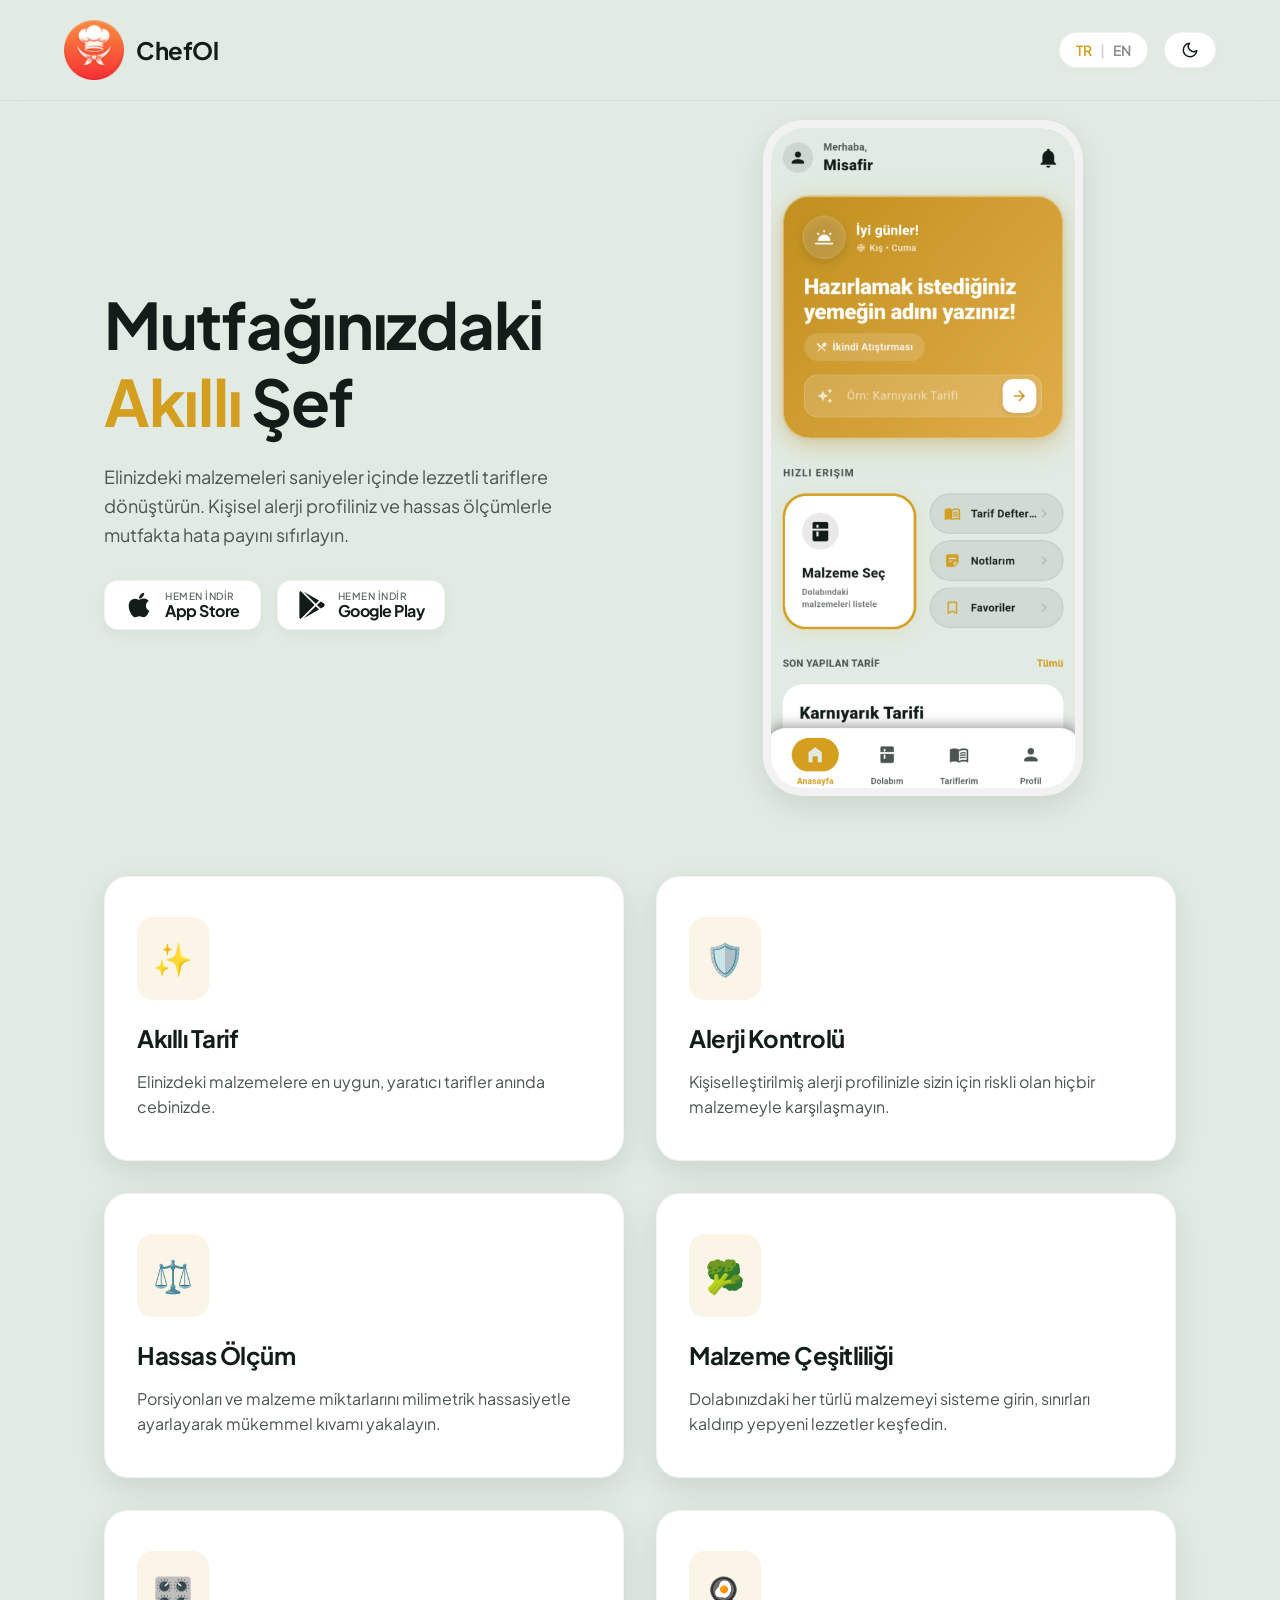
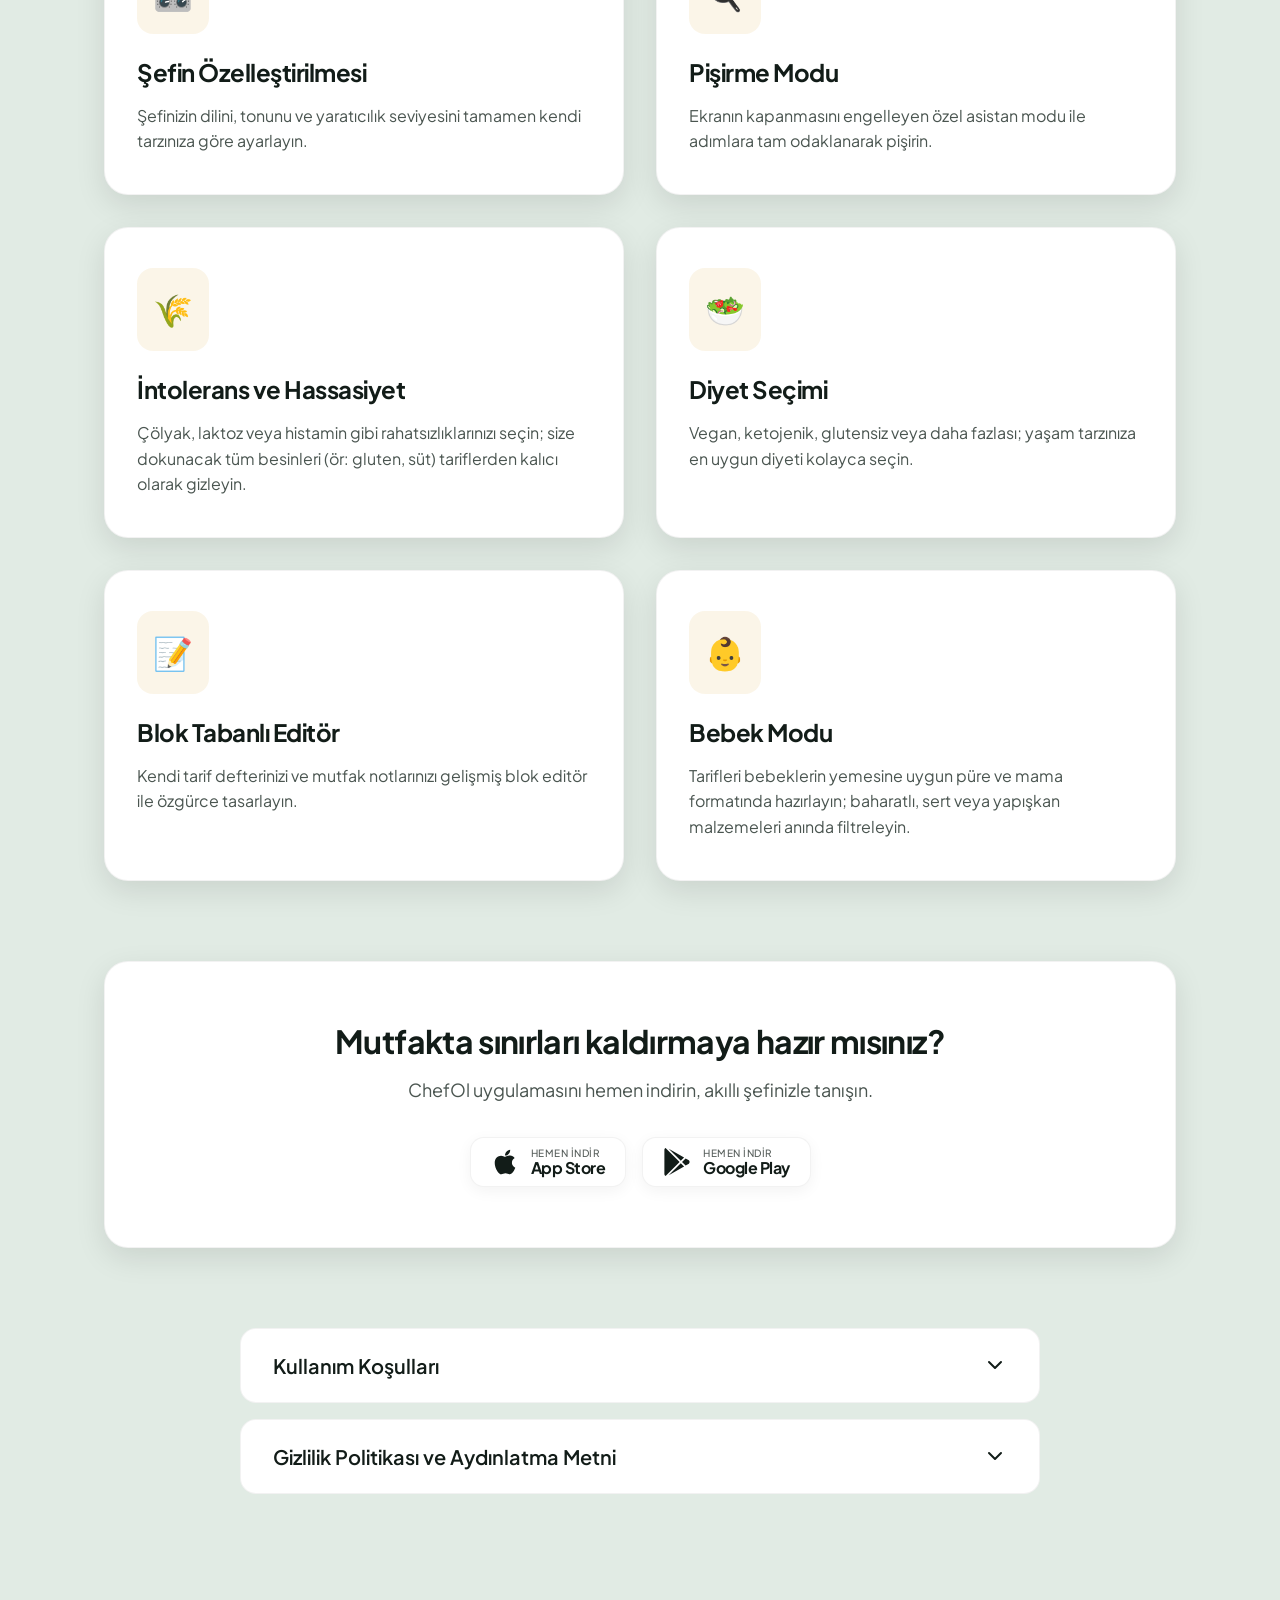
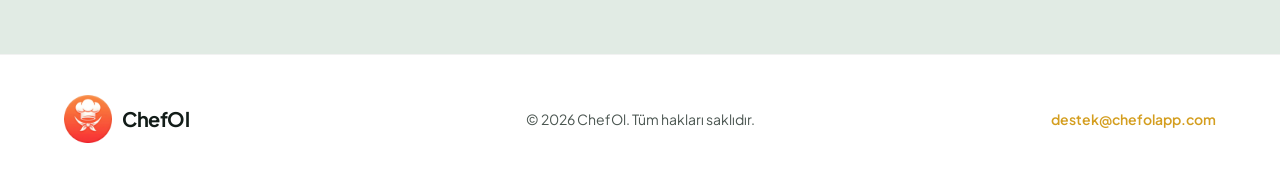
<file: index.html>
﻿<!doctype html>
<html lang="tr" data-theme="dark">
  <head>
    <meta charset="UTF-8" />
    <meta name="viewport" content="width=device-width, initial-scale=1.0" />

    <meta name="google" content="notranslate" />

    <title>ChefOl</title>
    <meta
      name="description"
      content="Elinizdeki malzemeleri saniyeler içinde lezzetli tariflere dönüştürün. Kişisel alerji profiliniz ve hassas ölçümlerle mutfakta hata payını sıfırlayın."
    />
    <meta name="author" content="Özcan Orhan Demirci" />
    <meta
      name="keywords"
      content="yemek tarifi, akıllı mutfak, alerji profili, hassas ölçüm, yemek asistanı, ChefOl"
    />

    <meta property="og:type" content="website" />
    <meta property="og:url" content="https://chefolapp.com/" />
    <meta property="og:title" content="ChefOl" />
    <meta
      property="og:description"
      content="Elinizdeki malzemeleri saniyeler içinde lezzetli tariflere dönüştürün. Mutfakta sınırları kaldırın."
    />
    <meta
      property="og:image"
      content="https://chefolapp.com/assets/og-image.png"
    />

    <meta property="twitter:card" content="summary_large_image" />
    <meta property="twitter:url" content="https://chefolapp.com/" />
    <meta property="twitter:title" content="ChefOl" />
    <meta
      property="twitter:description"
      content="Elinizdeki malzemeleri saniyeler içinde lezzetli tariflere dönüştürün. Mutfakta sınırları kaldırın."
    />
    <meta
      property="twitter:image"
      content="https://chefolapp.com/assets/og-image.png"
    />

    <link rel="canonical" href="https://chefolapp.com/" />

    <link
      rel="icon"
      type="image/x-icon"
      href="assets/favicon/chefol-favicon.ico"
    />
    <link
      rel="icon"
      type="image/png"
      sizes="32x32"
      href="assets/favicon/chefol-favicon-32x32.png"
    />
    <link
      rel="icon"
      type="image/png"
      sizes="16x16"
      href="assets/favicon/chefol-favicon-16x16.png"
    />
    <link
      rel="apple-touch-icon"
      href="assets/favicon/chefol-apple-touch-icon.png"
    />
    <link rel="manifest" href="assets/favicon/site.webmanifest" />

    <link rel="preconnect" href="https://fonts.googleapis.com" />
    <link rel="preconnect" href="https://fonts.gstatic.com" crossorigin />
    <link
      href="https://fonts.googleapis.com/css2?family=Plus+Jakarta+Sans:wght@400;500;600;700&display=swap"
      rel="stylesheet"
    />

    <link rel="stylesheet" href="style.css" />
  </head>

  <body>
    <nav class="navbar">
      <div class="logo">
        <img
          src="assets/logo.png"
          alt="ChefOl Logo"
          class="logo-img logo-dark"
        />
        <img
          src="assets/logo2.png"
          alt="ChefOl Logo"
          class="logo-img logo-light"
        />
        <span class="logo-text">ChefOl</span>
      </div>
      <div class="controls">
        <button
          id="langToggle"
          class="control-btn"
          aria-label="Dil Değiştir / Change Language"
        >
          <span class="lang-text active" id="lang-tr">TR</span>
          <span class="lang-divider">|</span>
          <span class="lang-text" id="lang-en">EN</span>
        </button>
        <button
          id="themeToggle"
          class="control-btn"
          aria-label="Tema Değiştir / Toggle Theme"
        >
          <svg
            class="sun-icon"
            xmlns="http://www.w3.org/2000/svg"
            viewBox="0 0 24 24"
            fill="none"
            stroke="currentColor"
            stroke-width="2"
            stroke-linecap="round"
            stroke-linejoin="round"
          >
            <circle cx="12" cy="12" r="5"></circle>
            <line x1="12" y1="1" x2="12" y2="3"></line>
            <line x1="12" y1="21" x2="12" y2="23"></line>
            <line x1="4.22" y1="4.22" x2="5.64" y2="5.64"></line>
            <line x1="18.36" y1="18.36" x2="19.78" y2="19.78"></line>
            <line x1="1" y1="12" x2="3" y2="12"></line>
            <line x1="21" y1="12" x2="23" y2="12"></line>
            <line x1="4.22" y1="19.78" x2="5.64" y2="18.36"></line>
            <line x1="18.36" y1="4.22" x2="19.78" y2="5.64"></line>
          </svg>
          <svg
            class="moon-icon"
            xmlns="http://www.w3.org/2000/svg"
            viewBox="0 0 24 24"
            fill="none"
            stroke="currentColor"
            stroke-width="2"
            stroke-linecap="round"
            stroke-linejoin="round"
          >
            <path d="M21 12.79A9 9 0 1 1 11.21 3 7 7 0 0 0 21 12.79z"></path>
          </svg>
        </button>
      </div>
    </nav>

    <main class="content-wrapper">
      <section class="hero reveal">
        <div class="hero-text">
          <h1 class="tr-content">
            Mutfağınızdaki<br /><span class="highlight">Akıllı</span> Şef
          </h1>
          <h1 class="en-content">
            The <span class="highlight">Smart Chef</span><br />in Your Kitchen
          </h1>

          <p class="tr-content">
            Elinizdeki malzemeleri saniyeler içinde lezzetli tariflere
            dönüştürün. Kişisel alerji profiliniz ve hassas ölçümlerle mutfakta
            hata payını sıfırlayın.
          </p>
          <p class="en-content">
            Transform your available ingredients into delicious recipes in
            seconds. Eliminate kitchen errors with your personal allergy profile
            and precise measurements.
          </p>

          <div class="store-buttons">
            <a
              href="https://apps.apple.com/app/id6789093361"
              class="store-btn"
              target="_blank"
              rel="noopener"
              aria-label="Download on the App Store"
            >
              <svg class="store-icon" viewBox="0 0 384 512">
                <path
                  d="M318.7 268.7c-.2-36.7 16.4-64.4 50-84.8-18.8-26.9-47.2-41.7-84.7-44.6-35.5-2.8-74.3 20.7-88.5 20.7-15 0-49.4-19.7-76.4-19.7C63.3 141.2 4 184.8 4 273.5q0 39.3 14.4 81.2c12.8 36.7 59 126.7 107.2 125.2 25.2-.6 43-17.9 75.8-17.9 31.8 0 48.3 17.9 76.4 17.9 48.6-.7 90.4-82.5 102.6-119.3-65.2-30.7-61.7-90-61.7-91.9zm-56.6-164.2c27.3-32.4 24.8-61.9 24-72.5-24.1 1.4-52 16.4-67.9 34.9-17.5 19.8-27.8 44.3-25.6 71.9 26.1 2 49.9-11.4 69.5-34.3z"
                />
              </svg>
              <div class="store-text">
                <span class="store-sub en-content">Download on</span>
                <span class="store-sub tr-content">Hemen İndir</span>
                <span class="store-main">App Store</span>
              </div>
            </a>
            <a
              href="https://play.google.com/store/apps/details?id=com.chefol"
              class="store-btn"
              target="_blank"
              rel="noopener"
              aria-label="Download on Google Play"
            >
              <svg class="store-icon" viewBox="0 0 512 512">
                <path
                  d="M325.3 234.3L104.6 13l280.8 161.2-60.1 60.1zM47 0C34 6.8 25.3 19.2 25.3 35.3v441.3c0 16.1 8.7 28.5 21.7 35.3l256.6-256L47 0zm425.2 225.6l-58.9-34.1-65.7 64.5 65.7 64.5 60.1-34.1c18-14.3 18-46.5-1.2-60.8zM104.6 499l280.8-161.2-60.1-60.1L104.6 499z"
                />
              </svg>
              <div class="store-text">
                <span class="store-sub en-content">Download on</span>
                <span class="store-sub tr-content">Hemen İndir</span>
                <span class="store-main">Google Play</span>
              </div>
            </a>
          </div>
        </div>
        <div class="hero-visual">
          <div class="mockup-container">
            <img
              src="assets/mockup.png"
              alt="ChefOl App Mockup"
              class="mockup-img mockup-dark tr-content"
            />
            <img
              src="assets/mockup2.png"
              alt="ChefOl App Mockup"
              class="mockup-img mockup-light tr-content"
            />
            <img
              src="assets/mockup3.png"
              alt="ChefOl App Mockup"
              class="mockup-img mockup-dark en-content"
            />
            <img
              src="assets/mockup4.png"
              alt="ChefOl App Mockup"
              class="mockup-img mockup-light en-content"
            />
          </div>
        </div>
      </section>

      <section class="features reveal delay-1">
        <div class="feature-card">
          <div class="feature-icon">✨</div>
          <h3 class="tr-content">Akıllı Tarif</h3>
          <h3 class="en-content">Smart Recipe</h3>
          <p class="tr-content">
            Elinizdeki malzemelere en uygun, yaratıcı tarifler anında cebinizde.
          </p>
          <p class="en-content">
            Get instant, creative recipes perfectly matched to your ingredients.
          </p>
        </div>
        <div class="feature-card">
          <div class="feature-icon">🛡️</div>
          <h3 class="tr-content">Alerji Kontrolü</h3>
          <h3 class="en-content">Allergy Control</h3>
          <p class="tr-content">
            Kişiselleştirilmiş alerji profilinizle sizin için riskli olan hiçbir
            malzemeyle karşılaşmayın.
          </p>
          <p class="en-content">
            Never encounter risky ingredients with your fully personalized
            allergy profile.
          </p>
        </div>

        <div class="feature-card">
          <div class="feature-icon">⚖️</div>
          <h3 class="tr-content">Hassas Ölçüm</h3>
          <h3 class="en-content">Precise Measurement</h3>
          <p class="tr-content">
            Porsiyonları ve malzeme miktarlarını milimetrik hassasiyetle
            ayarlayarak mükemmel kıvamı yakalayın.
          </p>
          <p class="en-content">
            Achieve the perfect consistency by adjusting portions and ingredient
            amounts with pinpoint accuracy.
          </p>
        </div>
        <div class="feature-card">
          <div class="feature-icon">🥦</div>
          <h3 class="tr-content">Malzeme Çeşitliliği</h3>
          <h3 class="en-content">Ingredient Variety</h3>
          <p class="tr-content">
            Dolabınızdaki her türlü malzemeyi sisteme girin, sınırları kaldırıp
            yepyeni lezzetler keşfedin.
          </p>
          <p class="en-content">
            Enter any ingredient from your fridge, remove boundaries, and
            discover brand new flavors.
          </p>
        </div>

        <div class="feature-card">
          <div class="feature-icon">🎛️</div>
          <h3 class="tr-content">Şefin Özelleştirilmesi</h3>
          <h3 class="en-content">Chef Customization</h3>
          <p class="tr-content">
            Şefinizin dilini, tonunu ve yaratıcılık seviyesini tamamen kendi
            tarzınıza göre ayarlayın.
          </p>
          <p class="en-content">
            Completely customize the language, tone, and creativity level of
            your chef to match your style.
          </p>
        </div>
        <div class="feature-card">
          <div class="feature-icon">🍳</div>
          <h3 class="tr-content">Pişirme Modu</h3>
          <h3 class="en-content">Cooking Mode</h3>
          <p class="tr-content">
            Ekranın kapanmasını engelleyen özel asistan modu ile adımlara tam
            odaklanarak pişirin.
          </p>
          <p class="en-content">
            Cook step-by-step with complete focus using a special assistant mode
            that keeps your screen awake.
          </p>
        </div>

        <div class="feature-card">
          <div class="feature-icon">🌾</div>
          <h3 class="tr-content">İntolerans ve Hassasiyet</h3>
          <h3 class="en-content">Intolerance & Sensitivity</h3>
          <p class="tr-content">
            Çölyak, laktoz veya histamin gibi rahatsızlıklarınızı seçin; size
            dokunacak tüm besinleri (ör: gluten, süt) tariflerden kalıcı olarak
            gizleyin.
          </p>
          <p class="en-content">
            Select conditions like celiac, lactose, or histamine intolerance;
            permanently hide all ingredients (e.g., gluten, dairy) that upset
            your stomach.
          </p>
        </div>
        <div class="feature-card">
          <div class="feature-icon">🥗</div>
          <h3 class="tr-content">Diyet Seçimi</h3>
          <h3 class="en-content">Diet Selection</h3>
          <p class="tr-content">
            Vegan, ketojenik, glutensiz veya daha fazlası; yaşam tarzınıza en
            uygun diyeti kolayca seçin.
          </p>
          <p class="en-content">
            Vegan, keto, gluten-free and more; easily select the diet that best
            fits your lifestyle.
          </p>
        </div>

        <div class="feature-card">
          <div class="feature-icon">📝</div>
          <h3 class="tr-content">Blok Tabanlı Editör</h3>
          <h3 class="en-content">Block-Based Editor</h3>
          <p class="tr-content">
            Kendi tarif defterinizi ve mutfak notlarınızı gelişmiş blok editör
            ile özgürce tasarlayın.
          </p>
          <p class="en-content">
            Freely design your own recipe book and kitchen notes using an
            advanced block-based editor.
          </p>
        </div>
        <div class="feature-card">
          <div class="feature-icon">👶</div>
          <h3 class="tr-content">Bebek Modu</h3>
          <h3 class="en-content">Baby Mode</h3>
          <p class="tr-content">
            Tarifleri bebeklerin yemesine uygun püre ve mama formatında
            hazırlayın; baharatlı, sert veya yapışkan malzemeleri anında
            filtreleyin.
          </p>
          <p class="en-content">
            Prepare recipes in purée and mash formats suitable for babies;
            instantly filter out spicy, hard, or sticky ingredients.
          </p>
        </div>
      </section>

      <section class="reveal delay-2">
        <div class="cta-banner">
          <h2 class="tr-content">
            Mutfakta sınırları kaldırmaya hazır mısınız?
          </h2>
          <h2 class="en-content">Ready to remove boundaries in the kitchen?</h2>
          <p class="tr-content">
            ChefOl uygulamasını hemen indirin, akıllı şefinizle tanışın.
          </p>
          <p class="en-content">
            Download ChefOl now and meet your smart chef.
          </p>

          <div class="store-buttons justify-center">
            <a
              href="https://apps.apple.com/app/id6789093361"
              class="store-btn"
              target="_blank"
              rel="noopener"
              aria-label="Download on the App Store"
            >
              <svg class="store-icon" viewBox="0 0 384 512">
                <path
                  d="M318.7 268.7c-.2-36.7 16.4-64.4 50-84.8-18.8-26.9-47.2-41.7-84.7-44.6-35.5-2.8-74.3 20.7-88.5 20.7-15 0-49.4-19.7-76.4-19.7C63.3 141.2 4 184.8 4 273.5q0 39.3 14.4 81.2c12.8 36.7 59 126.7 107.2 125.2 25.2-.6 43-17.9 75.8-17.9 31.8 0 48.3 17.9 76.4 17.9 48.6-.7 90.4-82.5 102.6-119.3-65.2-30.7-61.7-90-61.7-91.9zm-56.6-164.2c27.3-32.4 24.8-61.9 24-72.5-24.1 1.4-52 16.4-67.9 34.9-17.5 19.8-27.8 44.3-25.6 71.9 26.1 2 49.9-11.4 69.5-34.3z"
                />
              </svg>
              <div class="store-text">
                <span class="store-sub en-content">Download on</span>
                <span class="store-sub tr-content">Hemen İndir</span>
                <span class="store-main">App Store</span>
              </div>
            </a>
            <a
              href="https://play.google.com/store/apps/details?id=com.chefol"
              class="store-btn"
              target="_blank"
              rel="noopener"
              aria-label="Download on Google Play"
            >
              <svg class="store-icon" viewBox="0 0 512 512">
                <path
                  d="M325.3 234.3L104.6 13l280.8 161.2-60.1 60.1zM47 0C34 6.8 25.3 19.2 25.3 35.3v441.3c0 16.1 8.7 28.5 21.7 35.3l256.6-256L47 0zm425.2 225.6l-58.9-34.1-65.7 64.5 65.7 64.5 60.1-34.1c18-14.3 18-46.5-1.2-60.8zM104.6 499l280.8-161.2-60.1-60.1L104.6 499z"
                />
              </svg>
              <div class="store-text">
                <span class="store-sub en-content">Download on</span>
                <span class="store-sub tr-content">Hemen İndir</span>
                <span class="store-main">Google Play</span>
              </div>
            </a>
          </div>
        </div>
      </section>

      <section class="legal reveal delay-3" id="legal-section">
        <div class="accordion-item">
          <button
            class="accordion-header"
            aria-expanded="false"
            aria-controls="terms-content"
          >
            <span class="tr-content">Kullanım Koşulları</span>
            <span class="en-content">Terms of Service</span>
            <svg
              class="chevron"
              xmlns="http://www.w3.org/2000/svg"
              viewBox="0 0 24 24"
              fill="none"
              stroke="currentColor"
              stroke-width="2"
              stroke-linecap="round"
              stroke-linejoin="round"
            >
              <polyline points="6 9 12 15 18 9"></polyline>
            </svg>
          </button>
          <div class="accordion-content" id="terms-content">
            <div class="legal-text-body tr-content">
              <p><strong>Son Güncelleme: 11 Kasım 2026</strong></p>

              <h3>1. TARAFLAR VE KABUL</h3>
              <p>
                Bu Kullanım Koşulları ("Sözleşme"), ChefOl ("Uygulama")
                uygulamasını kullanan tüm misafir ve kayıtlı kullanıcılar
                ("Kullanıcı") ile Uygulama sahibi ve geliştiricisi Özcan Orhan
                Demirci ("Geliştirici") arasındaki hukuki ilişkiyi düzenler.
                Uygulamayı indirerek, erişerek veya kullanarak bu Sözleşme'nin
                tüm şartlarını eksiksiz olarak okuduğunuzu, anladığınızı ve
                hukuken bağlayıcı olarak kabul ettiğinizi beyan edersiniz. Bu
                şartları kabul etmiyorsanız, Uygulamanın kullanımını
                sonlandırmanızı rica ederiz.
              </p>
              <p>
                Uygulamayı kullanmak ve bu şartları kabul etmek için en az 18
                yaşında (veya bulunduğunuz ülkede reşitlik yaşında) olduğunuzu
                beyan edersiniz. 18 yaşın altındaysanız uygulamanın kullanımının
                ebeveyn onayına tabi olduğunu kabul edersiniz.
              </p>

              <h3>2. UYGULAMANIN AMACI VE HUKUKİ SORUMLULUK REDDİ</h3>
              <p>
                <strong>2.1.</strong> Uygulama, Kullanıcı tarafından sağlanan
                malzemeler, diyet tercihleri ve sağlık durumları (alerji,
                intolerans vb.) doğrultusunda yapay zeka (AI) destekli yemek
                tarifleri oluşturmak amacıyla tasarlanmıştır.
              </p>
              <p>
                <strong>2.2. Tıbbi Tavsiye Değildir:</strong> Uygulama
                içerisinde yer alan hiçbir bilgi, tarif, besin değeri, alerjen
                uyarısı veya sağlık tavsiyesi, profesyonel bir tıbbi tavsiye,
                teşhis veya tedavi yerine geçmez.
              </p>
              <p>
                <strong>2.3. Sorumluluk Reddi:</strong> Yapay zeka tarafından
                sağlanan içeriklerin (özellikle Bebek Modu gibi hassas
                profillerde) doğruluğu, güvenilirliği ve insan sağlığına
                uygunluğu garanti edilmez. Tüketilen malzemelere karşı
                gelişebilecek her türlü sağlık sorunu (alerjik reaksiyonlar,
                gıda zehirlenmeleri vb.) Kullanıcı'nın kendi sorumluluğundadır.
                Geliştirici, Uygulama kullanımından doğabilecek hiçbir maddi,
                manevi veya bedensel zarardan sorumlu tutulamaz.
              </p>

              <h3>3. HESAP, GÜVENLİK VE ERİŞİM</h3>
              <p>
                <strong>3.1.</strong> Uygulama, anonim (misafir) kullanımın yanı
                sıra e-posta, Google veya Apple aracılığıyla hesap oluşturma
                seçeneği sunar.
              </p>
              <p>
                <strong>3.2.</strong> Kullanıcı, hesabına ait giriş bilgilerinin
                gizliliğinden ve hesabıyla gerçekleştirilen tüm eylemlerden tek
                başına sorumludur.
              </p>
              <p>
                <strong>3.3.</strong> Geliştirici, Kullanıcı'nın bu Sözleşme'yi
                ihlal ettiğini tespit etmesi durumunda hesapları askıya alma ve
                cihaz tabanlı erişim engeli (ban) uygulama hakkını saklı tutar.
              </p>

              <h3>4. FİKRİ MÜLKİYET HAKLARI</h3>
              <p>
                Uygulamanın tasarımı, yazılım kodları ve tüm içerikleri
                Geliştirici'ye aittir. Kullanıcı, uygulamanın hiçbir bölümünü
                kopyalayamaz, tersine mühendislik yapamaz veya ticari amaçla
                kullanamaz.
              </p>

              <h3>5. UYUŞMAZLIKLARIN ÇÖZÜMÜ</h3>
              <p>
                İşbu sözleşmenin uygulanmasından ve yorumlanmasından doğacak her
                türlü uyuşmazlığın çözümünde Türk Hukuku uygulanacak olup, İzmir
                Mahkemeleri ve İcra Daireleri yetkilidir.
              </p>

              <h3>6. SÖZLEŞME DEĞİŞİKLİKLERİ VE YÜRÜRLÜK</h3>
              <p>
                Geliştirici, yasal mevzuattaki değişiklikler veya uygulama
                güncellemeleri nedeniyle gerekli gördüğü hallerde bu Sözleşme'yi
                tek taraflı olarak güncelleme hakkını saklı tutar. Değişiklikler
                yayınlandığı andan itibaren tüm Kullanıcılar için geçerlidir.
              </p>

              <p><strong>İletişim:</strong> destek@chefolapp.com</p>
            </div>
            <div class="legal-text-body en-content">
              <p><strong>Last Updated: November 11, 2026</strong></p>

              <h3>1. PARTIES AND ACCEPTANCE</h3>
              <p>
                This Terms of Service ("Agreement") establishes the legal
                relationship between the users ("User") of the ChefOl
                application ("App") and the application developer, Özcan Orhan
                Demirci ("Developer"). By downloading, accessing, or using the
                App, you declare that you have fully read, understood, and
                agreed to be legally bound by all terms and conditions of this
                Agreement. If you do not agree to these terms, we kindly ask you
                to discontinue using the App.
              </p>
              <p>
                By using the App and accepting these terms, you declare that you
                are at least 18 years old (or the age of majority in your
                jurisdiction). If you are under 18, you acknowledge that your
                use of the application is subject to parental consent.
              </p>

              <h3>2. PURPOSE OF THE APP AND LEGAL DISCLAIMER</h3>
              <p>
                <strong>2.1.</strong> The App is designed to generate artificial
                intelligence (AI) powered food recipes based on the ingredients,
                dietary preferences, and health conditions (allergies,
                intolerances, etc.) provided by the User.
              </p>
              <p>
                <strong>2.2. Not Medical Advice:</strong> No information,
                recipe, nutritional value, allergen warning, or health
                suggestion contained within the App constitutes professional
                medical advice, diagnosis, or treatment.
              </p>
              <p>
                <strong>2.3. Disclaimer of Liability:</strong> The accuracy,
                reliability, and human health suitability of the AI-generated
                content (especially in sensitive profiles such as Baby Mode) are
                not guaranteed. The User holds sole responsibility for any
                health issues (allergic reactions, food poisoning, etc.) that
                may arise from consuming the ingredients. The Developer cannot
                be held liable for any material, moral, or physical damages
                resulting from the use of the App.
              </p>

              <h3>3. ACCOUNT, SECURITY, AND ACCESS</h3>
              <p>
                <strong>3.1.</strong> The App offers guest usage as well as
                account creation via email, Google, or Apple.
              </p>
              <p>
                <strong>3.2.</strong> The User is solely responsible for
                maintaining the confidentiality of their account login
                information and for all activities performed under their
                account.
              </p>
              <p>
                <strong>3.3.</strong> The Developer reserves the right to
                temporarily or permanently suspend accounts and enforce
                device-based access bans if the User violates this Agreement.
              </p>

              <h3>4. INTELLECTUAL PROPERTY RIGHTS</h3>
              <p>
                The design, software codes, algorithms, logos, and all content
                of the App belong to the Developer. The User may not copy,
                reverse engineer, or use any part of the App for commercial
                purposes.
              </p>

              <h3>5. DISPUTE RESOLUTION</h3>
              <p>
                In the resolution of any disputes arising from the
                implementation and interpretation of this agreement, Turkish Law
                shall apply, and the Courts and Execution Offices of İzmir shall
                have jurisdiction.
              </p>

              <h3>6. MODIFICATIONS AND SEVERABILITY</h3>
              <p>
                The Developer reserves the right to unilaterally modify this
                Agreement without prior notice. Changes become effective and
                binding for all Users the moment they are published.
              </p>

              <p><strong>Contact:</strong> destek@chefolapp.com</p>
            </div>
          </div>
        </div>

        <div class="accordion-item">
          <button
            class="accordion-header"
            aria-expanded="false"
            aria-controls="privacy-content"
          >
            <span class="tr-content"
              >Gizlilik Politikası ve Aydınlatma Metni</span
            >
            <span class="en-content"
              >Privacy Policy and Clarification Text</span
            >
            <svg
              class="chevron"
              xmlns="http://www.w3.org/2000/svg"
              viewBox="0 0 24 24"
              fill="none"
              stroke="currentColor"
              stroke-width="2"
              stroke-linecap="round"
              stroke-linejoin="round"
            >
              <polyline points="6 9 12 15 18 9"></polyline>
            </svg>
          </button>
          <div class="accordion-content" id="privacy-content">
            <div class="legal-text-body tr-content">
              <p><strong>Son Güncelleme: 11 Kasım 2026</strong></p>
              <p>
                İşbu Gizlilik Politikası ve Aydınlatma Metni, 6698 sayılı
                Kişisel Verilerin Korunması Kanunu ("KVKK") uyarınca, ChefOl
                uygulaması ("Uygulama") kullanıcılarının kişisel verilerinin
                işlenmesine ilişkin usul ve esasları belirlemek amacıyla Veri
                Sorumlusu sıfatıyla Özcan Orhan Demirci tarafından
                hazırlanmıştır.
              </p>

              <h3>1. İŞLENEN KİŞİSEL VERİLERİNİZ</h3>
              <p><strong>Kimlik Verileri:</strong> Ad, Soyad.</p>
              <p><strong>İletişim Verileri:</strong> E-posta adresi.</p>
              <p>
                <strong>Özel Nitelikli Kişisel Veriler:</strong> Sağlık
                Verileriniz (Alerjiler, diyet tercihleri, besin hassasiyetleri).
                Sağlık verileriniz "Açık Rıza"nıza dayalı olarak sağlık ve diyet
                hassasiyetlerinize uygun tarif sunabilmek amacıyla
                işlenmektedir.
              </p>
              <p>
                <strong>İşlem Güvenliği ve Analitik Veriler:</strong> Cihaz
                bilgileri, uygulama içi gezinim, oluşturulan tarifler vb.
              </p>

              <h3>2. VERİLERİN İŞLENME AMACI</h3>
              <p>
                Kişisel verileriniz, bulut yedeklemesi sağlanması, uygulamanın
                amacına uygun olarak yapay zeka destekli kişiselleştirilmiş
                hizmet (tarif) sunumu ve uygulama performansının artırılması
                amacıyla işlenmektedir.
              </p>

              <h3>3. KİŞİSEL VERİLERİN AKTARIMI VE YURTDIŞINA AKTARIM</h3>
              <p>
                Uygulamamız tarif önerisi oluştururken Yapay Zeka servislerinden
                destek alır. Seçmiş olduğunuz malzemeler ile alerji, diyet ve
                besin hassasiyetleri tercihlerinizi içeren veriler hizmetin
                sunulabilmesi amacıyla, anonimleştirilerek kullanılsa dahi
                güvenli altyapı hizmetleri (Cloudflare, OpenRouter) aracılığıyla
                yurtdışı merkezli yapay zeka sağlayıcılarına (Google ve
                Anthropic) aktarılabilmektedir.
              </p>
              <p>
                Kişisel verileriniz reklam veya pazarlama amacıyla üçüncü
                şahıslara satılmaz ve paylaşılmaz.
              </p>

              <h3>4. VERİ SAKLAMA SÜRESİ</h3>
              <p>
                Kişisel verileriniz, hesabınız aktif olduğu sürece saklanır.
                Hesabınızın ve kişisel verilerinizin silinmesini talep etmeniz
                halinde, yasal yükümlülüklerimizin gerektirdiği (varsa) süreler
                istisna olmak kaydıyla, kişisel verileriniz 30 gün içerisinde
                kalıcı olarak silinir veya veri sahibiyle ilişkilendirilemeyecek
                şekilde anonimleştirilir.
              </p>

              <h3>5. KVKK MADDE 11 UYARINCA HAKLARINIZ</h3>
              <p>
                KVKK madde 11 uyarınca, dilediğiniz zaman Veri Sorumlusuna
                başvurarak kişisel verilerinizin;
              </p>
              <ul>
                <li>a) İşlenip işlenmediğini öğrenme,</li>
                <li>b) İşlenmişse buna ilişkin bilgi talep etme,</li>
                <li>
                  c) İşlenme amacını ve uygun kullanılıp kullanılmadığını
                  öğrenme,
                </li>
                <li>
                  d) Yurt içinde veya yurt dışında aktarıldığı üçüncü kişileri
                  bilme,
                </li>
                <li>
                  e) Eksik veya yanlış işlenmiş olması hâlinde bunların
                  düzeltilmesini isteme,
                </li>
                <li>
                  f) KVKK şartları çerçevesinde silinmesini veya yok edilmesini
                  isteme,
                </li>
                <li>
                  g) Vermiş olduğunuz açık rızayı dilediğiniz zaman geri çekme
                  haklarına sahipsiniz.
                </li>
              </ul>
              <p>
                Açık rızanızı geri çekmek veya yukarıdaki haklarınızı kullanmak
                için <strong>destek@chefolapp.com</strong> adresine e-posta
                göndermeniz yeterlidir.
              </p>
              <p><strong>İletişim:</strong> destek@chefolapp.com</p>
            </div>
            <div class="legal-text-body en-content">
              <p><strong>Last Updated: November 11, 2026</strong></p>
              <p>
                This Privacy Policy and Clarification Text has been prepared by
                Özcan Orhan Demirci, in the capacity of Data Controller, to
                determine the procedures and principles regarding the processing
                of personal data of the users of the ChefOl application ("App")
                in accordance with the Law on the Protection of Personal Data
                No. 6698 ("KVKK").
              </p>

              <h3>1. YOUR PROCESSED PERSONAL DATA</h3>
              <p><strong>Identity Data:</strong> Name, Surname.</p>
              <p><strong>Contact Data:</strong> Email address.</p>
              <p>
                <strong>Special Category Personal Data:</strong> Your Health
                Data (Allergies, dietary preferences, food sensitivities). Your
                health data is processed based on your "Explicit Consent" in
                order to provide recipes suitable for your health and dietary
                sensitivities.
              </p>
              <p>
                <strong>Transaction Security and Analytical Data:</strong>
                Device information, in-app navigation, generated recipes, etc.
              </p>

              <h3>2. PURPOSE OF DATA PROCESSING</h3>
              <p>
                Your personal data is processed for the purposes of providing
                cloud backup, delivering AI-supported personalized services
                (recipes) in line with the purpose of the application, and
                improving application performance.
              </p>

              <h3>3. TRANSFER OF PERSONAL DATA AND TRANSFER ABROAD</h3>
              <p>
                Our application uses Artificial Intelligence services when
                generating recipe suggestions. The data containing your selected
                ingredients, and preferences regarding allergies, diet, and food
                sensitivities may be transferred to AI providers located abroad
                (Google and Anthropic) through secure infrastructure services
                (Cloudflare, OpenRouter), even if used anonymously, in order to
                provide the service.
              </p>
              <p>
                Your personal data is never shared or sold to third parties for
                advertising or marketing purposes.
              </p>

              <h3>4. DATA RETENTION PERIOD</h3>
              <p>
                Your personal data is stored as long as your account is active.
                In the event you request the deletion of your account and
                personal data, your personal data will be permanently deleted or
                anonymized within 30 days, so as not to be associated with the
                data subject, except for the periods required by our legal
                obligations (if any).
              </p>

              <h3>5. YOUR RIGHTS UNDER ARTICLE 11 OF KVKK</h3>
              <p>
                Pursuant to Article 11 of the KVKK, you have the right to apply
                to the Data Controller at any time and:
              </p>
              <ul>
                <li>a) Learn whether your personal data is processed,</li>
                <li>b) Request information if it has been processed,</li>
                <li>
                  c) Learn the purpose of processing and whether it is used
                  appropriately,
                </li>
                <li>
                  d) Know the third parties to whom it is transferred inland or
                  abroad,
                </li>
                <li>
                  e) Request correction if it is processed incompletely or
                  incorrectly,
                </li>
                <li>
                  f) Request its deletion or destruction within the framework of
                  KVKK conditions,
                </li>
                <li>g) Withdraw your explicit consent at any time.</li>
              </ul>
              <p>
                To withdraw your consent or exercise any of the rights listed
                above, simply send an email to
                <strong>destek@chefolapp.com</strong>.
              </p>
              <p><strong>Contact:</strong> destek@chefolapp.com</p>
            </div>
          </div>
        </div>
      </section>
    </main>

    <footer class="footer reveal delay-3">
      <div class="footer-content">
        <div class="footer-logo">
          <img
            src="assets/logo.png"
            alt="ChefOl Logo"
            class="logo-img logo-dark"
          />
          <img
            src="assets/logo2.png"
            alt="ChefOl Logo"
            class="logo-img logo-light"
          />
          <span class="logo-text">ChefOl</span>
        </div>
        <p class="footer-copyright">
          &copy; 2026 ChefOl.
          <span class="tr-content">Tüm hakları saklıdır.</span
          ><span class="en-content">All rights reserved.</span>
        </p>
        <a href="mailto:destek@chefolapp.com" class="contact-link"
          >destek@chefolapp.com</a
        >
      </div>
    </footer>

    <script src="script.js"></script>
  </body>
</html>
</file>
<file: style.css>
/* ==========================================================================
   CHEFOL - PREMIUM CSS STYLESHEET
   Typography: Plus Jakarta Sans
   Theme: Original (Dark/Light) - 60/30/10 Rule
   ========================================================================== */

:root {
    --bg-color: #23220F;
    --surface-color: #2D2C1B;
    --accent-color: #F9F506;
    --accent-text: #000000;
    --text-primary: #FFFFFF;
    --text-secondary: #9E9E9E;

    --shadow-soft: 0 10px 30px rgba(0, 0, 0, 0.5);
    --shadow-hover: 0 20px 40px rgba(0, 0, 0, 0.7);
    --border-color: rgba(255, 255, 255, 0.05);

    --font-family: 'Plus Jakarta Sans', sans-serif;
    --transition-smooth: 0.3s cubic-bezier(0.4, 0, 0.2, 1);
    --radius-lg: 24px;
    --radius-md: 16px;
    --radius-sm: 8px;
}

[data-theme="light"] {
    --bg-color: #E1EBE4;
    --surface-color: #FFFFFF;
    --accent-color: #D49E1F;
    --accent-text: #FFFFFF;
    --text-primary: #121C18;
    --text-secondary: #4A5550;

    --shadow-soft: 0 10px 30px rgba(0, 0, 0, 0.1);
    --shadow-hover: 0 20px 40px rgba(0, 0, 0, 0.18);
    --border-color: rgba(0, 0, 0, 0.05);
}

*,
*::before,
*::after {
    margin: 0;
    padding: 0;
    box-sizing: border-box;
}

body {
    font-family: var(--font-family);
    background-color: var(--bg-color);
    color: var(--text-primary);
    line-height: 1.6;
    -webkit-font-smoothing: antialiased;
    -moz-osx-font-smoothing: grayscale;
    font-variant-ligatures: none;
    transition: background-color var(--transition-smooth), color var(--transition-smooth);
    overflow-x: hidden;
    display: flex;
    flex-direction: column;
    min-height: 100vh;
}

h1,
h2,
h3,
h4 {
    line-height: 1.2;
    font-weight: 700;
    letter-spacing: -0.02em;
}

a {
    color: var(--accent-color);
    text-decoration: none;
    transition: opacity var(--transition-smooth);
}

a:hover {
    opacity: 0.8;
}

/* ==========================================================================
   DİL (LANGUAGE) VE ANİMASYON SİSTEMİ (KURŞUN GEÇİRMEZ YAPI)
   ========================================================================== */

/* Türkçe mod: (Varsayılan veya lang="tr" ise) İngilizceyi KESİN olarak gizle */
html:not([lang="en"]) .en-content {
    display: none !important;
}

/* İngilizce mod: (lang="en" ise) Türkçeyi KESİN olarak gizle */
html[lang="en"] .tr-content {
    display: none !important;
}

/* JS üzerinden sınıfla kontrol edilen güvenli dil animasyonu */
.tr-content,
.en-content {
    transition: opacity 0.2s ease-in-out;
    opacity: 1;
    /* Normalde daima tam görünür */
}

/* Animasyon geçişi sırasında görünmez yap (opacity takılı kalmasını önler) */
body.lang-animating .tr-content,
body.lang-animating .en-content {
    opacity: 0 !important;
}

/* ========================================================================== */

.navbar {
    position: fixed;
    top: 0;
    left: 0;
    width: 100%;
    padding: 20px 5%;
    display: flex;
    justify-content: space-between;
    align-items: center;
    background-color: rgba(var(--bg-color), 0.8);
    backdrop-filter: blur(12px);
    -webkit-backdrop-filter: blur(12px);
    z-index: 1000;
    border-bottom: 1px solid var(--border-color);
    transition: background-color var(--transition-smooth), border-color var(--transition-smooth);
}

.logo {
    display: flex;
    align-items: center;
    gap: 12px;
}

.logo-img {
    height: 60px;
    width: auto;
    object-fit: contain;
}

[data-theme="dark"] .logo-light {
    display: none !important;
}

[data-theme="light"] .logo-dark {
    display: none !important;
}

.logo-text {
    font-size: 24px;
    font-weight: 700;
    color: var(--text-primary);
    letter-spacing: -0.5px;
}

.controls {
    display: flex;
    gap: 16px;
    align-items: center;
}

.control-btn {
    background: var(--surface-color);
    border: 1px solid var(--border-color);
    color: var(--text-primary);
    padding: 8px 16px;
    border-radius: 30px;
    cursor: pointer;
    display: flex;
    align-items: center;
    gap: 8px;
    font-family: inherit;
    font-weight: 600;
    font-size: 14px;
    transition: all var(--transition-smooth);
    box-shadow: 0 2px 10px rgba(0, 0, 0, 0.02);
}

.control-btn:hover {
    transform: translateY(-2px);
    box-shadow: 0 4px 15px rgba(0, 0, 0, 0.05);
}

.lang-text {
    opacity: 0.5;
    transition: opacity 0.3s;
}

.lang-text.active {
    opacity: 1;
    color: var(--accent-color);
}

.lang-divider {
    opacity: 0.2;
}

.sun-icon,
.moon-icon {
    width: 18px;
    height: 18px;
}

[data-theme="dark"] .moon-icon {
    display: none;
}

[data-theme="light"] .sun-icon {
    display: none;
}

.content-wrapper {
    max-width: 1200px;
    margin: 0 auto;
    padding: 120px 5% 60px;
    flex: 1;
    width: 100%;
}

.hero {
    display: grid;
    grid-template-columns: 1fr 1fr;
    gap: 60px;
    align-items: center;
    min-height: 70vh;
    margin-bottom: 80px;
}

.hero-text h1 {
    font-size: clamp(40px, 5vw, 64px);
    margin-bottom: 24px;
    color: var(--text-primary);
}

.hero-text .highlight {
    color: var(--accent-color);
}

.hero-text p {
    font-size: 18px;
    color: var(--text-secondary);
    max-width: 480px;
    margin-bottom: 30px;
}

.store-buttons {
    display: flex;
    gap: 16px;
    flex-wrap: wrap;
    margin-top: 10px;
}

.store-buttons.justify-center {
    justify-content: center;
}

.store-btn {
    display: flex;
    align-items: center;
    gap: 12px;
    background: var(--surface-color);
    border: 1px solid var(--border-color);
    border-radius: 14px;
    padding: 10px 20px;
    color: var(--text-primary) !important;
    text-decoration: none;
    transition: all var(--transition-smooth);
    box-shadow: 0 4px 15px rgba(0, 0, 0, 0.05);
}

.store-btn:hover {
    border-color: var(--accent-color);
    transform: translateY(-3px);
    opacity: 1;
}

[data-theme="dark"] .store-btn:hover {
    box-shadow: 0 8px 25px rgba(249, 245, 6, 0.15);
}

[data-theme="light"] .store-btn:hover {
    box-shadow: 0 8px 25px rgba(212, 158, 31, 0.2);
}

.store-icon {
    width: 28px;
    height: 28px;
    fill: currentColor;
}

.store-text {
    display: flex;
    flex-direction: column;
    text-align: left;
}

.store-sub {
    font-size: 10px;
    font-weight: 500;
    opacity: 0.7;
    letter-spacing: 0.5px;
    text-transform: uppercase;
    line-height: 1;
    margin-bottom: 2px;
}

.store-main {
    font-size: 16px;
    font-weight: 700;
    font-family: var(--font-family);
    letter-spacing: -0.5px;
    line-height: 1;
}

.hero-visual {
    position: relative;
    display: flex;
    justify-content: center;
}

.mockup-container {
    width: 100%;
    max-width: 320px;
    aspect-ratio: 9/19;
    background-color: var(--surface-color);
    border-radius: 40px;
    box-shadow: var(--shadow-soft);
    display: flex;
    align-items: center;
    justify-content: center;
    border: 8px solid var(--border-color);
    position: relative;
    overflow: hidden;
    transition: transform var(--transition-smooth), box-shadow var(--transition-smooth);
}

.mockup-container:hover {
    transform: translateY(-10px);
    box-shadow: var(--shadow-hover);
}

.mockup-img {
    width: 100%;
    height: 100%;
    object-fit: cover;
    border-radius: 32px;
    position: absolute;
    top: 0;
    left: 0;
    transition: opacity var(--transition-smooth), visibility var(--transition-smooth);
}

[data-theme="dark"] .mockup-light {
    opacity: 0;
    visibility: hidden;
}

[data-theme="dark"] .mockup-dark {
    opacity: 1;
    visibility: visible;
}

[data-theme="light"] .mockup-dark {
    opacity: 0;
    visibility: hidden;
}

[data-theme="light"] .mockup-light {
    opacity: 1;
    visibility: visible;
}

.features {
    display: grid;
    grid-template-columns: repeat(2, 1fr);
    gap: 32px;
    margin-bottom: 80px;
}

.feature-card {
    background-color: var(--surface-color);
    padding: 40px 32px;
    border-radius: var(--radius-lg);
    box-shadow: var(--shadow-soft);
    border: 1px solid var(--border-color);
    transition: transform var(--transition-smooth), box-shadow var(--transition-smooth), background-color var(--transition-smooth);
}

.feature-card:hover {
    transform: translateY(-5px);
    box-shadow: var(--shadow-hover);
}

.feature-icon {
    font-size: 32px;
    margin-bottom: 24px;
    display: inline-block;
    padding: 16px;
    background-color: rgba(249, 245, 6, 0.1);
    border-radius: var(--radius-md);
}

[data-theme="light"] .feature-icon {
    background-color: rgba(212, 158, 31, 0.1);
}

.feature-card h3 {
    font-size: 24px;
    margin-bottom: 16px;
    color: var(--text-primary);
}

.feature-card p {
    color: var(--text-secondary);
    font-size: 16px;
}

/* --- CTA BANNER --- */
.cta-banner {
    background: var(--surface-color);
    border: 1px solid var(--border-color);
    border-radius: var(--radius-lg);
    padding: 60px 40px;
    text-align: center;
    margin-bottom: 80px;
    box-shadow: var(--shadow-soft);
    transition: transform var(--transition-smooth), box-shadow var(--transition-smooth), background-color var(--transition-smooth), border-color var(--transition-smooth);
}

.cta-banner:hover {
    transform: translateY(-5px);
    box-shadow: var(--shadow-hover);
}

.cta-banner h2 {
    font-size: 32px;
    color: var(--text-primary);
    margin-bottom: 16px;
}

.cta-banner p {
    font-size: 18px;
    color: var(--text-secondary);
    margin-bottom: 32px;
}

.legal {
    max-width: 800px;
    margin: 0 auto 100px;
}

.accordion-item {
    background-color: var(--surface-color);
    border: 1px solid var(--border-color);
    border-radius: var(--radius-md);
    margin-bottom: 16px;
    overflow: hidden;
    transition: background-color var(--transition-smooth), border-color var(--transition-smooth);
}

.accordion-header {
    width: 100%;
    padding: 24px 32px;
    background: transparent;
    border: none;
    display: flex;
    justify-content: space-between;
    align-items: center;
    cursor: pointer;
    color: var(--text-primary);
    font-size: 20px;
    font-weight: 600;
    font-family: inherit;
    text-align: left;
    transition: color var(--transition-smooth);
}

.accordion-header[aria-expanded="true"] {
    color: var(--accent-color);
}

.chevron {
    width: 24px;
    height: 24px;
    transition: transform var(--transition-smooth);
}

.accordion-header[aria-expanded="true"] .chevron {
    transform: rotate(180deg);
    color: var(--accent-color);
}

.accordion-content {
    display: grid;
    grid-template-rows: 0fr;
    transition: grid-template-rows var(--transition-smooth);
}

.accordion-header[aria-expanded="true"]+.accordion-content {
    grid-template-rows: 1fr;
}

.legal-text-body {
    overflow: hidden;
    padding: 0 32px;
    color: var(--text-secondary);
}

.accordion-header[aria-expanded="true"]+.accordion-content .legal-text-body {
    padding-bottom: 32px;
}

.legal-text-body p {
    margin-bottom: 16px;
    font-size: 15px;
}

.legal-text-body h1,
.legal-text-body h2 {
    color: var(--text-primary);
    margin: 32px 0 16px;
    font-size: 22px;
}

.legal-text-body h3 {
    color: var(--text-primary);
    margin: 24px 0 12px;
    font-size: 18px;
}

.legal-text-body ul,
.legal-text-body ol {
    margin-bottom: 16px;
    padding-left: 24px;
    list-style-type: none;
}

.legal-text-body li {
    margin-bottom: 8px;
    font-size: 15px;
}

.legal-text-body strong {
    color: var(--text-primary);
}

.footer {
    border-top: 1px solid var(--border-color);
    padding: 40px 5%;
    background-color: var(--surface-color);
    transition: background-color var(--transition-smooth);
}

.footer-content {
    max-width: 1200px;
    margin: 0 auto;
    display: grid;
    grid-template-columns: 1fr auto 1fr;
    align-items: center;
    color: var(--text-secondary);
    font-size: 14px;
}

.footer-logo {
    display: flex;
    align-items: center;
    gap: 10px;
    justify-self: start;
    cursor: pointer;
}

.footer-logo .logo-img {
    height: 48px;
}

.footer-logo .logo-text {
    font-size: 20px;
    font-weight: 700;
    color: var(--text-primary);
}

.footer-copyright {
    justify-self: center;
    text-align: center;
}

.contact-link {
    justify-self: end;
    font-weight: 600;
    color: var(--accent-color);
}

/* --- SCROLL ANIMASYONU --- */
.reveal {
    opacity: 0;
    transform: translateY(30px);
    transition: opacity 0.8s cubic-bezier(0.5, 0, 0, 1), transform 0.8s cubic-bezier(0.5, 0, 0, 1);
}

.reveal.active {
    opacity: 1;
    transform: translateY(0);
}

.delay-1 {
    transition-delay: 0.1s;
}

.delay-2 {
    transition-delay: 0.2s;
}

.delay-3 {
    transition-delay: 0.3s;
}

/* ==========================================================================
   404 SAYFASI ÖZEL STİLLERİ
   ========================================================================== */
.error-404 {
    display: flex;
    flex-direction: column;
    align-items: center;
    justify-content: center;
    text-align: center;
    padding: 40px 20px;
    height: 100%;
}

.error-code {
    font-size: clamp(100px, 15vw, 180px);
    font-weight: 700;
    color: var(--accent-color);
    line-height: 1;
    margin-bottom: 10px;
    text-shadow: var(--shadow-soft);
    letter-spacing: -5px;
}

.error-404 h2 {
    font-size: clamp(24px, 4vw, 36px);
    color: var(--text-primary);
    margin-bottom: 16px;
}

.error-404 p {
    font-size: 18px;
    color: var(--text-secondary);
    margin-bottom: 40px;
    max-width: 500px;
}

.home-btn {
    padding: 14px 32px;
    justify-content: center;
}

.home-btn .store-icon {
    width: 22px;
    height: 22px;
}

@media (max-width: 900px) {
    .hero {
        grid-template-columns: 1fr;
        text-align: center;
        gap: 40px;
    }

    .hero-text p {
        margin: 0 auto 30px;
    }

    .store-buttons {
        justify-content: center;
    }

    .hero-visual {
        order: -1;
    }

    .features {
        grid-template-columns: 1fr;
    }
}

@media (max-width: 600px) {
    .navbar {
        padding: 16px 5%;
    }

    .content-wrapper {
        padding-top: 100px;
    }

    .cta-banner {
        padding: 40px 20px;
    }

    .cta-banner h2 {
        font-size: 24px;
    }

    .footer-content {
        grid-template-columns: 1fr;
        gap: 20px;
        justify-items: center;
    }

    .footer-logo,
    .footer-copyright,
    .contact-link {
        justify-self: center;
    }

    .accordion-header {
        font-size: 18px;
        padding: 20px;
    }

    .legal-text-body {
        padding: 0 20px;
    }
}
</file>
